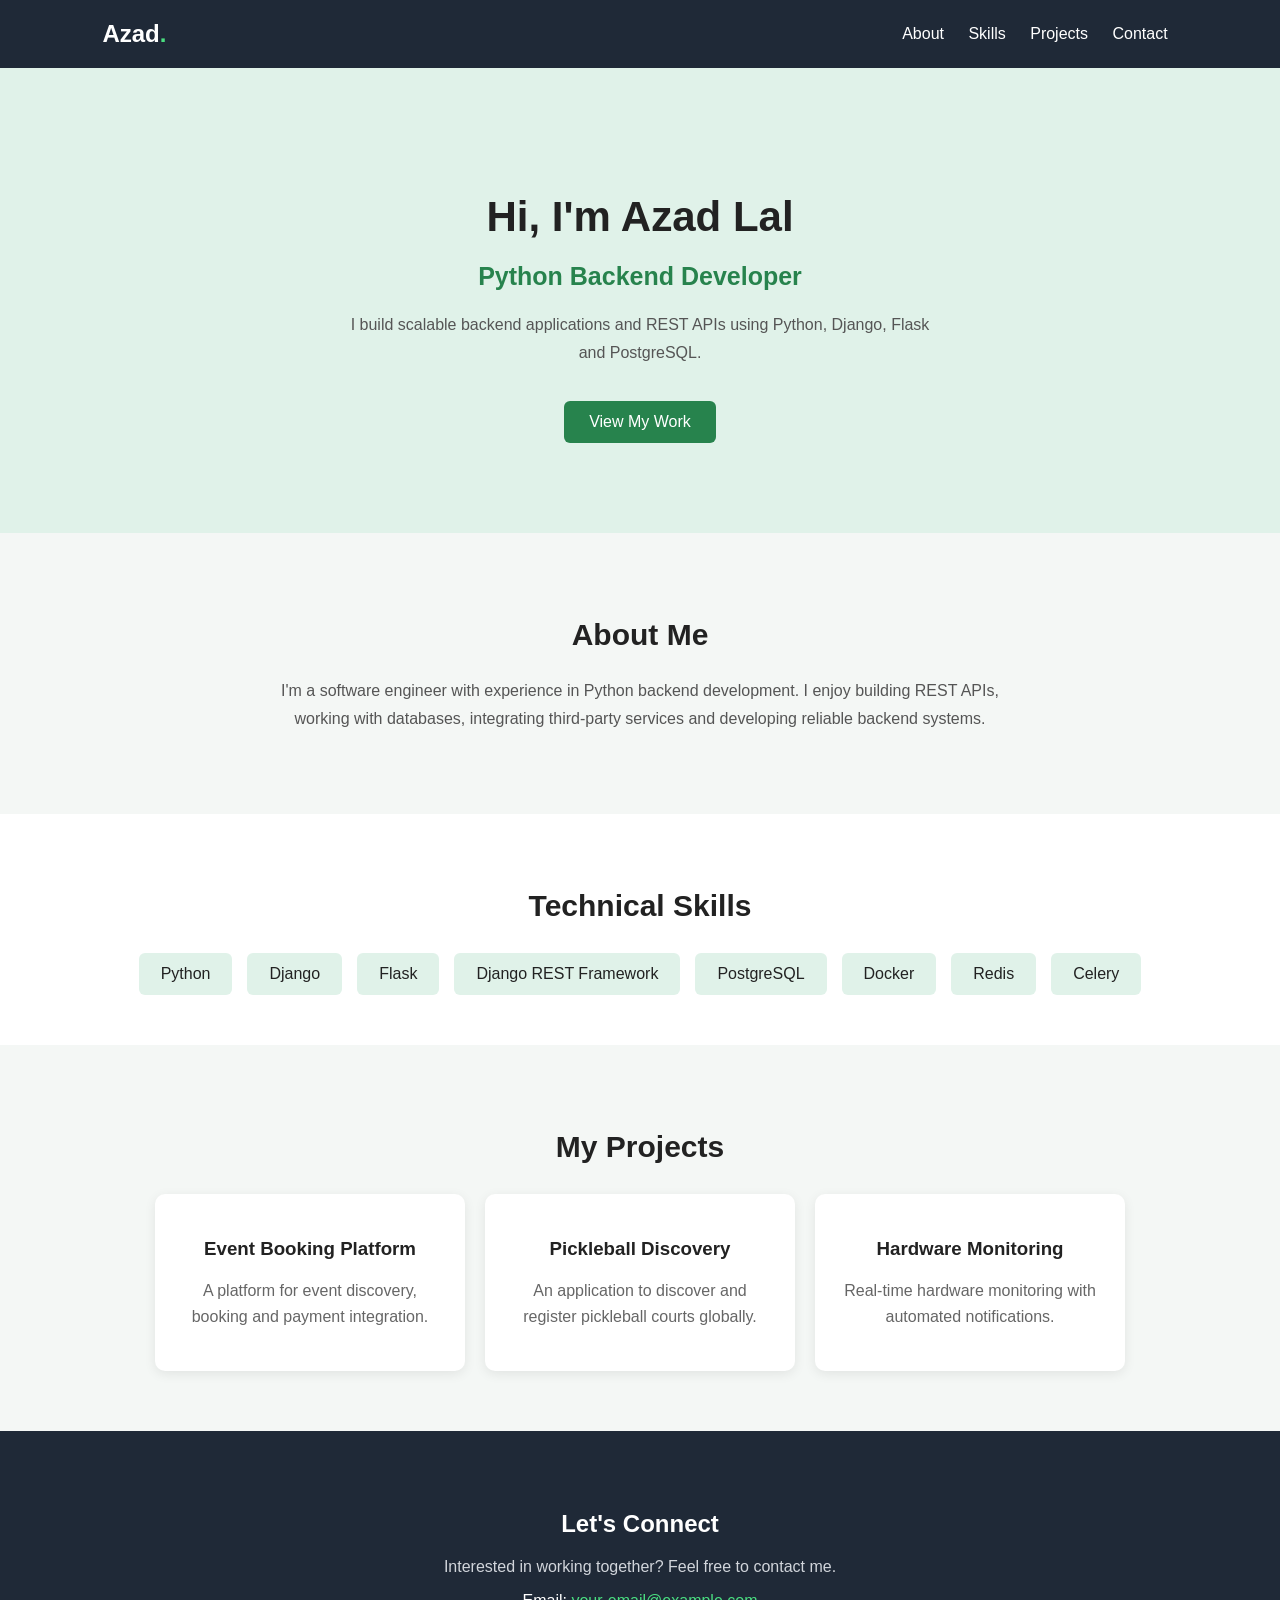
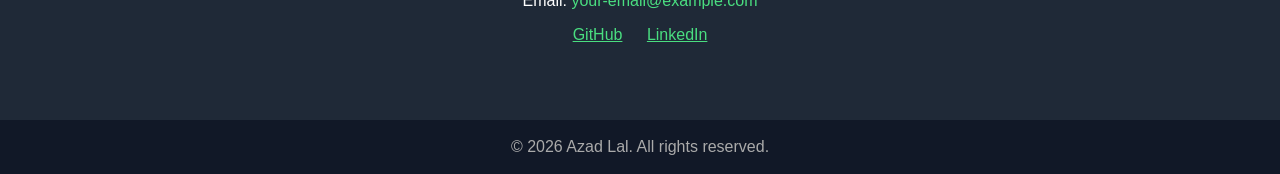
<file: main.html>
<!DOCTYPE html>
<html lang="en">
<head>
    <meta charset="UTF-8">
    <meta name="viewport" content="width=device-width, initial-scale=1.0">
    <title>Developer Portfolio</title>
</head>

<body style="margin:0; font-family:Arial,sans-serif; background:#f4f7f5; color:#222;">

    <!-- Header -->
    <header style="background:#1f2937; color:white; padding:20px 8%; display:flex; justify-content:space-between; align-items:center; flex-wrap:wrap;">
        <h2 style="margin:0;">Azad<span style="color:#4ade80;">.</span></h2>

        <nav>
            <a href="#about" style="color:white; text-decoration:none; margin:10px;">About</a>
            <a href="#skills" style="color:white; text-decoration:none; margin:10px;">Skills</a>
            <a href="#projects" style="color:white; text-decoration:none; margin:10px;">Projects</a>
            <a href="#contact" style="color:white; text-decoration:none; margin:10px;">Contact</a>
        </nav>
    </header>

    <!-- Hero Section -->
    <section style="padding:90px 8%; text-align:center; background:#e0f2e9;">
        <h1 style="font-size:42px; margin-bottom:10px;">
            Hi, I'm Azad Lal
        </h1>

        <h2 style="color:#27834d; font-size:25px;">
            Python Backend Developer
        </h2>

        <p style="max-width:600px; margin:20px auto; line-height:1.7; color:#555;">
            I build scalable backend applications and REST APIs
            using Python, Django, Flask and PostgreSQL.
        </p>

        <a href="#projects"
           style="display:inline-block; background:#27834d; color:white; padding:12px 25px; border-radius:6px; text-decoration:none; margin-top:15px;">
            View My Work
        </a>
    </section>

    <!-- About Section -->
    <section id="about" style="padding:60px 8%; text-align:center;">
        <h2 style="font-size:30px;">About Me</h2>

        <p style="max-width:750px; margin:20px auto; line-height:1.8; color:#555;">
            I'm a software engineer with experience in Python backend
            development. I enjoy building REST APIs, working with
            databases, integrating third-party services and developing
            reliable backend systems.
        </p>
    </section>

    <!-- Skills Section -->
    <section id="skills" style="padding:50px 8%; background:white; text-align:center;">
        <h2 style="font-size:30px;">Technical Skills</h2>

        <div style="display:flex; justify-content:center; flex-wrap:wrap; gap:15px; margin-top:30px;">
            <span style="background:#e0f2e9; padding:12px 22px; border-radius:6px;">Python</span>
            <span style="background:#e0f2e9; padding:12px 22px; border-radius:6px;">Django</span>
            <span style="background:#e0f2e9; padding:12px 22px; border-radius:6px;">Flask</span>
            <span style="background:#e0f2e9; padding:12px 22px; border-radius:6px;">Django REST Framework</span>
            <span style="background:#e0f2e9; padding:12px 22px; border-radius:6px;">PostgreSQL</span>
            <span style="background:#e0f2e9; padding:12px 22px; border-radius:6px;">Docker</span>
            <span style="background:#e0f2e9; padding:12px 22px; border-radius:6px;">Redis</span>
            <span style="background:#e0f2e9; padding:12px 22px; border-radius:6px;">Celery</span>
        </div>
    </section>

    <!-- Projects Section -->
    <section id="projects" style="padding:60px 8%; text-align:center;">
        <h2 style="font-size:30px;">My Projects</h2>

        <div style="display:flex; justify-content:center; flex-wrap:wrap; gap:20px; margin-top:30px;">

            <div style="background:white; padding:25px; border-radius:10px; width:260px; box-shadow:0 3px 12px rgba(0,0,0,0.08);">
                <h3>Event Booking Platform</h3>
                <p style="color:#666; line-height:1.6;">
                    A platform for event discovery, booking and payment integration.
                </p>
            </div>

            <div style="background:white; padding:25px; border-radius:10px; width:260px; box-shadow:0 3px 12px rgba(0,0,0,0.08);">
                <h3>Pickleball Discovery</h3>
                <p style="color:#666; line-height:1.6;">
                    An application to discover and register pickleball courts globally.
                </p>
            </div>

            <div style="background:white; padding:25px; border-radius:10px; width:260px; box-shadow:0 3px 12px rgba(0,0,0,0.08);">
                <h3>Hardware Monitoring</h3>
                <p style="color:#666; line-height:1.6;">
                    Real-time hardware monitoring with automated notifications.
                </p>
            </div>

        </div>
    </section>

    <!-- Contact Section -->
    <section id="contact" style="padding:60px 8%; background:#1f2937; color:white; text-align:center;">
        <h2>Let's Connect</h2>

        <p style="color:#d1d5db;">
            Interested in working together? Feel free to contact me.
        </p>

        <p>
            Email:
            <a href="mailto:your-email@example.com"
               style="color:#4ade80; text-decoration:none;">
                your-email@example.com
            </a>
        </p>

        <p>
            <a href="https://github.com/" style="color:#4ade80; margin:10px;">GitHub</a>
            <a href="https://linkedin.com/" style="color:#4ade80; margin:10px;">LinkedIn</a>
        </p>
    </section>

    <!-- Footer -->
    <footer style="padding:18px; text-align:center; background:#111827; color:#aaa;">
        <p style="margin:0;">© 2026 Azad Lal. All rights reserved.</p>
    </footer>

</body>
</html>
</file>
